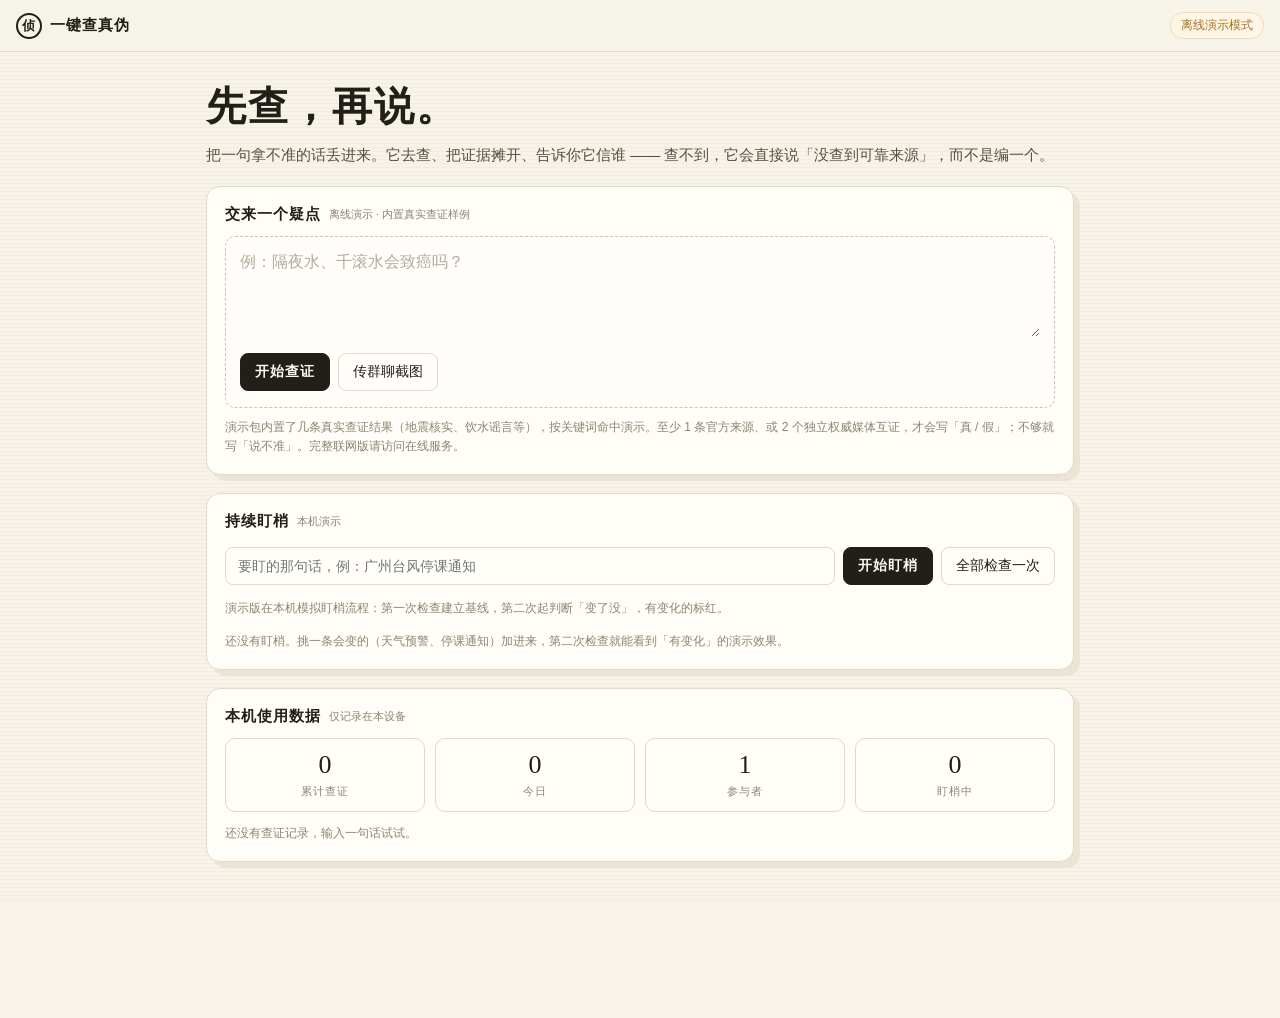
<file: minitool-dist/index.html>
<!DOCTYPE html>
<html lang="zh-CN">
<head>
<meta charset="UTF-8" />
<meta name="viewport" content="width=device-width, initial-scale=1.0, maximum-scale=1.0, user-scalable=no, viewport-fit=cover" />
<title>一键查真伪</title>
<style>
  *, *::before, *::after { box-sizing: border-box; margin: 0; padding: 0; }
  html, body { height: 100%; }
  body {
    font-family: -apple-system, BlinkMacSystemFont, "Segoe UI",
                 "PingFang SC", "Hiragino GB", "Microsoft YaHei", sans-serif;
    -webkit-font-smoothing: antialiased;
    -webkit-tap-highlight-color: transparent;
    -webkit-user-select: none;
    user-select: none;
  }
</style>
<link rel="stylesheet" href="./assets/style.css" />
</head>
<body>

<div class="topbar">
  <div class="brand"><span class="mark">侦</span><span>一键查真伪</span></div>
  <div class="pill warn" id="statusPill">离线演示模式</div>
</div>

<div class="wrap">

  <section class="hero">
    <h1 class="serif">先查，再说。</h1>
    <p>把一句拿不准的话丢进来。它去查、把证据摊开、告诉你它信谁 —— 查不到，它会直接说「没查到可靠来源」，而不是编一个。</p>
  </section>

  <section class="panel">
    <h2>交来一个疑点 <span class="tag">离线演示 · 内置真实查证样例</span></h2>
    <div class="ask-box">
      <textarea id="claim" placeholder="例：隔夜水、千滚水会致癌吗？"></textarea>
      <div class="row">
        <button class="primary" id="btnVerify">开始查证</button>
        <button class="ghost" id="btnShot">传群聊截图</button>
        <input type="file" id="fileInput" accept="image/*" hidden />
      </div>
    </div>
    <div class="hintline">
      演示包内置了几条真实查证结果（地震核实、饮水谣言等），按关键词命中演示。至少 1 条官方来源、或 2 个独立权威媒体互证，才会写「真 / 假」；不够就写「说不准」。完整联网版请访问在线服务。
    </div>
  </section>

  <section id="result"></section>

  <section class="panel">
    <h2>持续盯梢 <span class="tag">本机演示</span></h2>
    <div class="row row-watch">
      <input id="watchInput" placeholder="要盯的那句话，例：广州台风停课通知" />
      <button class="primary" id="btnWatch">开始盯梢</button>
      <button class="ghost" id="btnCheckAll">全部检查一次</button>
    </div>
    <div class="hintline">演示版在本机模拟盯梢流程：第一次检查建立基线，第二次起判断「变了没」，有变化的标红。</div>
    <div id="watchList" style="margin-top:14px"></div>
  </section>

  <section class="panel">
    <h2>本机使用数据 <span class="tag">仅记录在本设备</span></h2>
    <div class="stats" id="stats">
      <div class="stat"><div class="n" id="stTotal">0</div><div class="l">累计查证</div></div>
      <div class="stat"><div class="n" id="stToday">0</div><div class="l">今日</div></div>
      <div class="stat"><div class="n" id="stSessions">1</div><div class="l">参与者</div></div>
      <div class="stat"><div class="n" id="stWatches">0</div><div class="l">盯梢中</div></div>
    </div>
    <div class="feed" id="feed"></div>
  </section>

  <footer>
    离线演示包 · 完整版由元宝搜索 SearchPro 提供检索 · 每条结论只引用检索到的公开来源 · 不做时政话题，不查个人私事
  </footer>
</div>

<div class="toast" id="toast"></div>
<div class="modal-mask" id="copyModal">
  <div class="modal">
    <div class="modal-title">结论文本 · 长按或全选复制</div>
    <textarea id="copyText" readonly></textarea>
    <div class="row"><button class="primary" id="btnCopyClose">完成</button></div>
  </div>
</div>

<script src="./assets/data.js"></script>
<script src="./assets/app.js"></script>
</body>
</html>
</file>
<file: minitool-dist/assets/style.css>
/* 一键查真伪 · 小工具离线演示版样式
 * 兼容基线：Chrome 61 / WebView 61（Android 8.1 出场）
 * - 不使用 flex gap（Chrome 84 才支持），全部改为 margin 间距；grid gap 保留（Chrome 57 支持）
 * - 不使用 inset（Chrome 87）、clamp()（Chrome 79）直接生效的裸写法：提供基线回退
 * - overflow-wrap: anywhere（Chrome 80）→ 回退为 word-break + overflow-wrap: break-word
 */
:root {
  --paper: #f7f3e9;
  --paper-2: #fffdf7;
  --ink: #221f19;
  --ink-2: #55503f;
  --ink-3: #8b8471;
  --line: #e3d9c6;
  --red: #b3261e;
  --teal: #1c5f58;
  --amber: #a9721b;
  --gray: #7d7a72;
  --shadow: 6px 6px 0 rgba(227, 217, 198, 0.55);
}

* { box-sizing: border-box; }

html, body {
  margin: 0;
  padding: 0;
  background: var(--paper);
  color: var(--ink);
  font-family: -apple-system, BlinkMacSystemFont, "Segoe UI", "PingFang SC",
    "Hiragino Sans GB", "Microsoft YaHei", sans-serif;
  -webkit-font-smoothing: antialiased;
  -webkit-touch-callout: none;
  overflow-x: hidden;
}

html { touch-action: manipulation; }

.wrap, .panel, .ev-body, .claim, .one-line, .reason, .ev-point, .ev-quote,
.cand-answer, .watch-claim, .conflict {
  word-break: break-word;
  overflow-wrap: break-word;
}

body::before {
  content: "";
  position: fixed;
  top: 0; right: 0; bottom: 0; left: 0; /* 基线写法，不用 inset */
  pointer-events: none;
  background-image: repeating-linear-gradient(
    0deg, rgba(140, 120, 90, 0.045) 0 1px, transparent 1px 4px);
  z-index: 0;
}

.serif {
  font-family: "Songti SC", "SimSun", "Noto Serif SC", "Source Han Serif SC", serif;
}

.wrap {
  position: relative;
  z-index: 1;
  max-width: 900px;
  margin: 0 auto;
  padding: 0 16px 80px;
  padding-bottom: calc(80px + var(--safe-area-inset-bottom, env(safe-area-inset-bottom, 0px)));
}

/* ---------- 顶栏 ---------- */
.topbar {
  position: sticky;
  top: 0;
  z-index: 20;
  display: flex;
  align-items: center;
  justify-content: space-between;
  padding: 12px 16px;
  padding-top: calc(12px + var(--safe-area-inset-top, env(safe-area-inset-top, 0px)));
  background: rgba(247, 243, 233, 0.92);
  border-bottom: 1px solid var(--line);
}

.brand {
  display: flex;
  align-items: center;
  font-weight: 700;
  letter-spacing: 1px;
  font-size: 15px;
}

.brand .mark {
  width: 26px;
  height: 26px;
  margin-right: 8px;
  border: 2px solid var(--ink);
  border-radius: 50%;
  display: grid;
  place-items: center;
  font-size: 13px;
}

.pill {
  font-size: 12px;
  padding: 4px 10px;
  border-radius: 999px;
  border: 1px solid var(--line);
  background: var(--paper-2);
  color: var(--ink-3);
  white-space: nowrap;
}

.pill.ok { color: var(--teal); border-color: #b9d3cf; background: #eef6f4; }
.pill.warn { color: var(--amber); border-color: #eadcbb; background: #fdf6e6; }
.pill.bad { color: var(--red); border-color: #e8c4c1; background: #fbeeed; }

/* ---------- 头部 ---------- */
.hero { padding: 30px 0 18px; }

.hero h1 {
  font-size: 40px; /* Chrome 61 基线回退 */
  font-size: clamp(26px, 5.6vw, 40px);
  line-height: 1.25;
  margin: 0 0 10px;
  letter-spacing: 2px;
  font-weight: 700;
}

.hero p {
  margin: 0;
  color: var(--ink-2);
  font-size: 15px;
  line-height: 1.7;
  -webkit-user-select: text;
  user-select: text;
}

/* ---------- 面板 ---------- */
.panel {
  background: var(--paper-2);
  border: 1px solid var(--line);
  border-radius: 14px;
  box-shadow: var(--shadow);
  padding: 18px;
  margin-bottom: 18px;
}

.panel h2 {
  font-size: 15px;
  margin: 0 0 12px;
  letter-spacing: 1px;
  display: flex;
  align-items: center;
}

.panel h2 .tag {
  font-size: 11px;
  font-weight: 400;
  color: var(--ink-3);
  letter-spacing: 0;
  margin-left: 8px;
}

/* ---------- 输入 ---------- */
.ask-box {
  border: 1px dashed #cfc4ad;
  border-radius: 10px;
  padding: 12px 14px;
  background: #fffefa;
}

textarea {
  width: 100%;
  min-height: 88px;
  border: 0;
  outline: none;
  resize: vertical;
  background: transparent;
  font-size: 16px;
  line-height: 1.65;
  color: var(--ink);
  font-family: inherit;
}

textarea::placeholder { color: #b3ab99; }

.row {
  display: flex;
  flex-wrap: wrap;
  align-items: center;
  margin: 8px -4px 0; /* 用负外边距 + 子项 margin 替代 flex gap */
}

.row > * { margin: 4px; }

.row-watch input {
  flex: 1;
  min-width: 170px;
  padding: 10px 12px;
  border: 1px solid var(--line);
  border-radius: 8px;
  font-size: 14px;
  font-family: inherit;
  background: #fffef9;
}

button {
  font-family: inherit;
  cursor: pointer;
  border-radius: 8px;
  border: 1px solid var(--line);
  background: #fff;
  color: var(--ink);
  padding: 9px 14px;
  font-size: 14px;
  transition: transform 0.08s ease, background 0.15s ease;
  touch-action: manipulation;
}

button:hover { background: #f6f1e6; }
button:active { transform: translateY(1px); opacity: 0.85; }
button:disabled { opacity: 0.5; cursor: not-allowed; }

button.primary {
  background: var(--ink);
  color: #fdf9ef;
  border-color: var(--ink);
  font-weight: 600;
  letter-spacing: 1px;
}

button.primary:hover { background: #36322a; }

button.ghost { background: transparent; }
button.danger { color: var(--red); border-color: #e8c4c1; }

.hintline {
  font-size: 12px;
  color: var(--ink-3);
  margin-top: 10px;
  line-height: 1.6;
}

/* ---------- 加载 ---------- */
.loading {
  display: flex;
  align-items: center;
  color: var(--ink-2);
  font-size: 14px;
  padding: 6px 0;
}

.loading .dots { margin-right: 10px; }

.dots span {
  display: inline-block;
  width: 5px;
  height: 5px;
  border-radius: 50%;
  background: var(--red);
  margin-right: 4px;
  animation: blink 1s infinite;
}
.dots span:nth-child(2) { animation-delay: 0.2s; }
.dots span:nth-child(3) { animation-delay: 0.4s; }

@keyframes blink { 0%, 100% { opacity: 0.2; } 50% { opacity: 1; } }

/* ---------- 查证卡 ---------- */
.card-head {
  display: flex;
  align-items: flex-start;
  border-bottom: 1px dashed var(--line);
  padding-bottom: 16px;
  margin-bottom: 14px;
}

.card-head .stamp { margin-right: 16px; }

.stamp {
  flex: 0 0 auto;
  width: 118px;
  height: 118px;
  border-radius: 50%;
  display: grid;
  place-items: center;
  transform: rotate(-8deg);
  font-family: "Songti SC", "SimSun", serif;
  font-size: 46px;
  font-weight: 700;
  letter-spacing: 4px;
  line-height: 1.05;
  text-align: center;
  color: #fff;
  border: 2px solid rgba(255, 255, 255, 0.92);
  animation: stamp-in 0.45s cubic-bezier(0.2, 1.4, 0.4, 1);
}

@keyframes stamp-in {
  from { transform: rotate(-8deg) scale(1.7); opacity: 0; }
  to { transform: rotate(-8deg) scale(1); opacity: 1; }
}

.v-false {
  background: #c22f26;
  box-shadow: 0 0 0 3px #c22f26, 0 10px 24px rgba(194, 47, 38, 0.45);
}
.v-true {
  background: #1c6b62;
  box-shadow: 0 0 0 3px #1c6b62, 0 10px 24px rgba(28, 107, 98, 0.4);
}
.v-uncertain, .v-partially_true {
  background: #b57a17;
  box-shadow: 0 0 0 3px #b57a17, 0 10px 24px rgba(181, 122, 23, 0.4);
}
.v-not_found {
  background: #77746c;
  box-shadow: 0 0 0 3px #77746c, 0 10px 24px rgba(0, 0, 0, 0.25);
}

.card-head .claim {
  font-size: 13px;
  color: var(--ink-3);
  line-height: 1.6;
}

.card-head .one-line {
  font-family: "Songti SC", "SimSun", serif;
  font-size: 20px;
  line-height: 1.5;
  margin: 8px 0 6px;
  letter-spacing: 0.5px;
}

.card-head .reason {
  font-size: 13.5px;
  color: var(--ink-2);
  line-height: 1.7;
}

.meta {
  display: flex;
  flex-wrap: wrap;
  font-size: 12px;
  color: var(--ink-3);
  margin-bottom: 16px;
}

.meta span { margin-right: 14px; margin-top: 3px; }

.meta b { color: var(--ink-2); font-weight: 600; }

.section-label {
  font-size: 12px;
  letter-spacing: 2px;
  color: var(--ink-3);
  margin: 18px 0 10px;
  display: flex;
  align-items: center;
}

.section-label::after {
  content: "";
  flex: 1;
  height: 1px;
  background: var(--line);
  margin-left: 8px;
}

/* 候选线索 */
.cand {
  display: flex;
  padding: 11px 0;
  border-bottom: 1px solid #f0e9da;
}
.cand:last-child { border-bottom: 0; }

.cand-no {
  flex: 0 0 auto;
  width: 22px;
  height: 22px;
  margin-right: 10px;
  border-radius: 50%;
  border: 1px solid var(--ink-3);
  color: var(--ink-2);
  display: grid;
  place-items: center;
  font-size: 12px;
  margin-top: 1px;
}

.cand-body { flex: 1; min-width: 0; }
.cand-answer { font-size: 15px; font-weight: 600; line-height: 1.5; letter-spacing: 0.5px; }
.cand-why { font-size: 12.5px; color: var(--ink-2); line-height: 1.6; margin: 3px 0 5px; }

/* 官方通报数据（事件核实卡） */
.ev-grid {
  display: grid;
  grid-template-columns: repeat(3, 1fr);
  gap: 8px;
  margin: 6px 0 14px;
}

.ev-cell {
  border: 1px solid var(--line);
  border-radius: 8px;
  padding: 8px 10px;
  background: #fffef9;
}

.ev-k { font-size: 11px; color: var(--ink-3); letter-spacing: 1px; }
.ev-v { font-size: 14.5px; font-weight: 600; margin-top: 3px; word-break: break-all; }

/* 证据 */
.ev {
  display: flex;
  padding: 11px 0;
  border-bottom: 1px solid #f0e9da;
}

.ev:last-child { border-bottom: 0; }

.badge {
  flex: 0 0 auto;
  width: 24px;
  height: 24px;
  margin-right: 10px;
  border-radius: 5px;
  display: grid;
  place-items: center;
  font-size: 12px;
  font-weight: 700;
  color: #fff;
  margin-top: 2px;
}

.badge-mini {
  width: 18px;
  height: 18px;
  font-size: 10px;
  margin-right: 6px;
  margin-top: 0;
}

.badge.S { background: var(--red); }
.badge.A { background: var(--teal); }
.badge.B { background: #9c7c3f; }
.badge.C { background: #a9a396; }

.ev-body { flex: 1; min-width: 0; }

.ev-point {
  font-size: 14px;
  line-height: 1.6;
  margin-bottom: 3px;
  -webkit-user-select: text;
  user-select: text;
}

.ev-quote {
  font-size: 13px;
  color: var(--ink-2);
  line-height: 1.65;
  background: #f8f4e9;
  border-left: 2px solid var(--line);
  padding: 6px 10px;
  margin: 6px 0;
  -webkit-user-select: text;
  user-select: text;
}

.ev-src {
  font-size: 12px;
  color: var(--ink-3);
  display: flex;
  flex-wrap: wrap;
  align-items: center;
}

.ev-src .src-name { margin-right: 6px; color: var(--teal); }
.ev-src .src-date { margin-left: 2px; }

.src-url {
  font-size: 11.5px;
  color: var(--gray);
  word-break: break-all;
  margin-top: 3px;
  -webkit-user-select: text;
  user-select: text;
}

/* 冲突 */
.conflict {
  border: 1px solid #ecd9b6;
  background: #fdf7e9;
  border-radius: 9px;
  padding: 12px;
  margin-bottom: 10px;
}

.conflict .two {
  display: grid;
  grid-template-columns: 1fr 1fr;
  gap: 10px;
  font-size: 12.5px;
  line-height: 1.55;
  -webkit-user-select: text;
  user-select: text;
}

.conflict .side {
  background: #fff;
  border: 1px solid #eee2c9;
  border-radius: 6px;
  padding: 8px;
}

.conflict .side b { display: block; font-size: 11px; color: var(--ink-3); margin-bottom: 4px; }
.conflict .judge {
  margin-top: 10px;
  font-size: 13px;
  line-height: 1.65;
  color: #6b4d16;
  border-top: 1px dashed #e3cfa6;
  padding-top: 8px;
}

.dim { color: #8b8471; }

.gap-item {
  font-size: 13px;
  color: var(--ink-2);
  line-height: 1.7;
  padding-left: 16px;
  position: relative;
}
.gap-item::before {
  content: "?";
  position: absolute;
  left: 0;
  color: var(--amber);
  font-weight: 700;
}

/* 调查过程 */
details.trace {
  margin-top: 6px;
  border: 1px solid var(--line);
  border-radius: 10px;
  background: #fdfaf1;
}

details.trace summary {
  cursor: pointer;
  padding: 11px 14px;
  font-size: 13px;
  letter-spacing: 1px;
  list-style: none;
  display: flex;
  justify-content: space-between;
  align-items: center;
}

details.trace summary::-webkit-details-marker { display: none; }
details.trace summary .chev { color: var(--ink-3); font-size: 12px; }

.steps { padding: 4px 14px 14px; }

.step {
  position: relative;
  padding: 0 0 14px 22px;
  border-left: 1px solid #e0d5bf;
  margin-left: 4px;
}

.step:last-child { border-left-color: transparent; padding-bottom: 0; }

.step::before {
  content: "";
  position: absolute;
  left: -5px;
  top: 4px;
  width: 9px;
  height: 9px;
  border-radius: 50%;
  background: var(--paper-2);
  border: 2px solid var(--ink-3);
}

.step.s5::before { border-color: var(--red); }

.step .st-title { font-size: 13px; font-weight: 600; margin-bottom: 2px; }
.step .st-detail { font-size: 12.5px; color: var(--ink-2); line-height: 1.6; }
.step .st-note {
  font-size: 11.5px;
  color: var(--ink-3);
  margin-top: 4px;
  font-family: ui-monospace, Menlo, Consolas, monospace;
  word-break: break-all;
}

/* 来源墙 */
.sources {
  display: grid;
  gap: 6px;
}

.src-item {
  display: flex;
  align-items: baseline;
  font-size: 12.5px;
  color: var(--ink-2);
  line-height: 1.55;
  -webkit-user-select: text;
  user-select: text;
}

.src-item .badge { margin-top: 0; align-self: center; }
.src-tt { flex: 1; min-width: 0; margin-right: 8px; }

/* ---------- 截图预览 ---------- */
.shot-preview {
  max-width: 160px;
  max-height: 200px;
  border: 1px solid var(--line);
  border-radius: 8px;
  margin-bottom: 12px;
  display: block;
}

/* ---------- 盯梢 ---------- */
.watch-item {
  border: 1px solid var(--line);
  border-radius: 10px;
  padding: 11px 12px;
  margin-bottom: 8px;
  background: #fffef9;
}

.watch-item.changed { border-color: #e2b3af; background: #fdf2f1; }

.watch-top { display: flex; justify-content: space-between; align-items: flex-start; }
.watch-claim { font-size: 13.5px; line-height: 1.6; flex: 1; margin-right: 10px; }
.watch-btns { flex: 0 0 auto; white-space: nowrap; }
.watch-btns .mini { margin-left: 6px; }

.watch-meta { font-size: 11.5px; color: var(--ink-3); margin-top: 5px; display: flex; flex-wrap: wrap; }
.watch-meta span { margin-right: 10px; }

.mini { font-size: 12px; padding: 5px 9px; }

.badge-new {
  display: inline-block;
  font-size: 10.5px;
  color: #fff;
  background: var(--red);
  border-radius: 3px;
  padding: 1px 5px;
  margin-left: 6px;
  vertical-align: 1px;
}

/* ---------- 统计 ---------- */
.stats {
  display: grid;
  grid-template-columns: repeat(4, 1fr);
  gap: 10px;
}

.stat {
  text-align: center;
  border: 1px solid var(--line);
  border-radius: 10px;
  padding: 12px 6px;
  background: #fffef9;
}

.stat .n {
  font-family: "Songti SC", "SimSun", serif;
  font-size: 26px;
  line-height: 1.1;
  color: var(--ink);
}

.stat .l { font-size: 11px; color: var(--ink-3); margin-top: 4px; letter-spacing: 1px; }

.feed { margin-top: 12px; font-size: 12.5px; color: var(--ink-3); line-height: 1.9; }
.feed .f { display: flex; border-bottom: 1px dotted #ece4d3; padding: 4px 0; }
.feed .f span { margin-right: 8px; }
.feed .f span:first-child { color: #b0a894; flex: 0 0 auto; }
.feed .f .f-v { margin-left: auto; margin-right: 0; color: #8b8471; }

footer {
  text-align: center;
  font-size: 12px;
  color: var(--ink-3);
  padding: 26px 0 10px;
  line-height: 1.8;
}

.toast {
  position: fixed;
  left: 50%;
  bottom: 26px;
  transform: translateX(-50%) translateY(20px);
  background: var(--ink);
  color: #fdf9ef;
  font-size: 13px;
  padding: 9px 16px;
  border-radius: 999px;
  opacity: 0;
  transition: all 0.25s ease;
  pointer-events: none;
  z-index: 50;
}

.toast.show { opacity: 1; transform: translateX(-50%) translateY(0); }

.err {
  border: 1px solid #e8c4c1;
  background: #fdf1f0;
  color: #8d211a;
  font-size: 13px;
  line-height: 1.65;
  padding: 12px 14px;
  border-radius: 9px;
}

/* ---------- 复制弹窗 ---------- */
.modal-mask {
  display: none;
  position: fixed;
  top: 0; right: 0; bottom: 0; left: 0;
  background: rgba(34, 31, 25, 0.45);
  z-index: 60;
  align-items: center;
  justify-content: center;
  padding: 24px;
}

.modal-mask.show { display: flex; }

.modal {
  background: var(--paper-2);
  border: 1px solid var(--line);
  border-radius: 12px;
  padding: 16px;
  width: 100%;
  max-width: 420px;
}

.modal-title { font-size: 13px; color: var(--ink-2); margin-bottom: 10px; letter-spacing: 1px; }

.modal textarea {
  width: 100%;
  min-height: 120px;
  border: 1px solid var(--line);
  border-radius: 8px;
  background: #fffef9;
  padding: 10px;
  font-size: 13px;
  line-height: 1.6;
  -webkit-user-select: text;
  user-select: text;
}

/* ---------- 响应式 ---------- */
@media (max-width: 560px) {
  .card-head .stamp { margin-right: 12px; }
  .stamp { width: 96px; height: 96px; font-size: 36px; }
  .card-head .one-line { font-size: 17px; }
  .stats { grid-template-columns: repeat(2, 1fr); }
  .conflict .two { grid-template-columns: 1fr; }
  .ev-grid { grid-template-columns: repeat(2, 1fr); }
  .hero { padding-top: 22px; }
}
</file>
